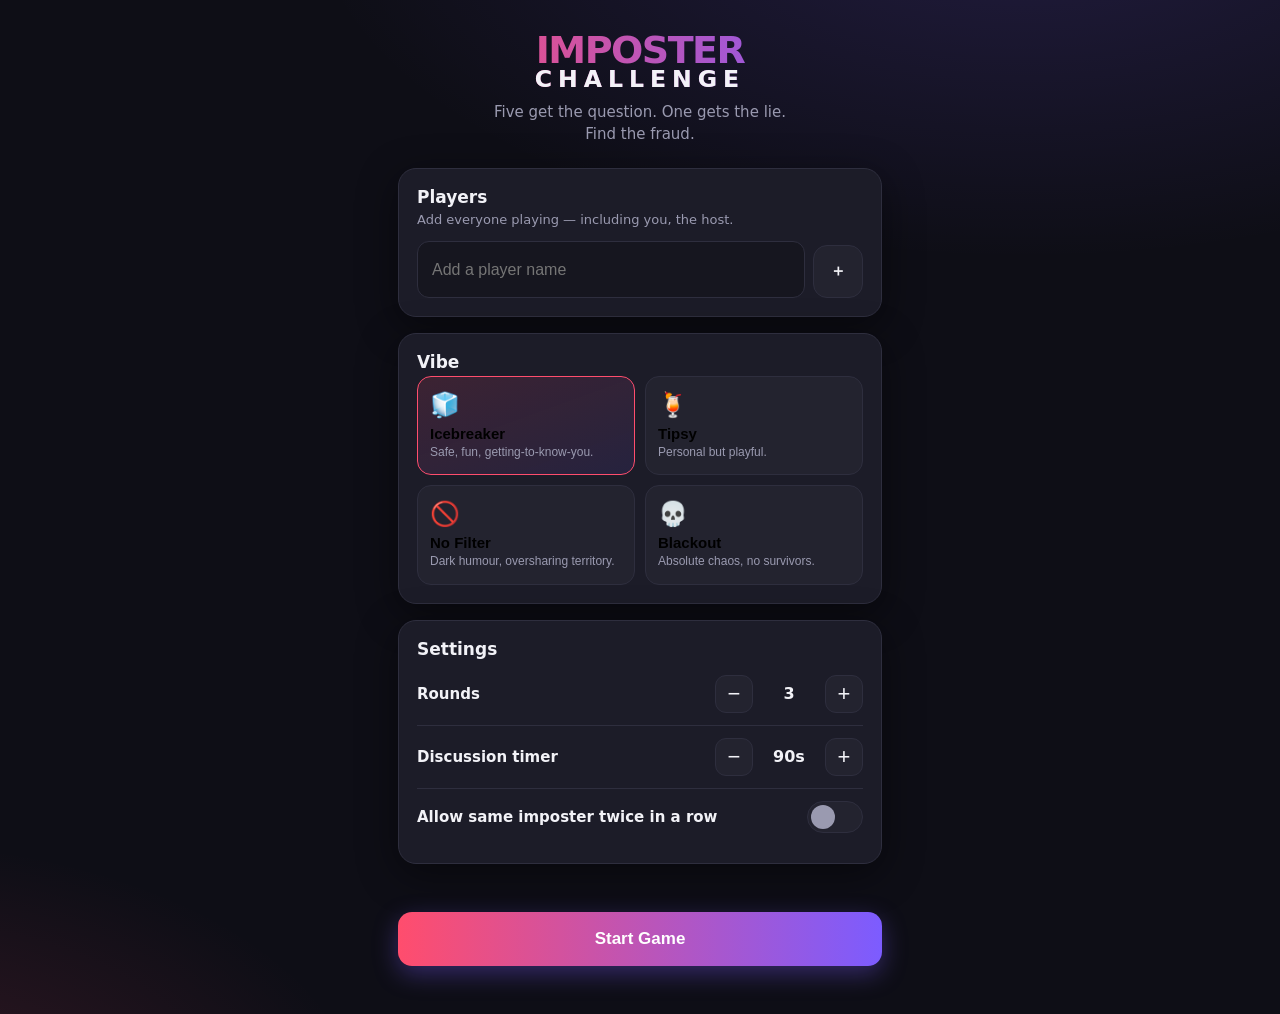
<file: index.html>
<!DOCTYPE html>
<html lang="en">
<head>
  <meta charset="UTF-8" />
  <meta name="viewport" content="width=device-width, initial-scale=1.0, maximum-scale=1.0, user-scalable=no" />
  <meta name="theme-color" content="#0e0e16" />
  <title>Imposter Challenge</title>
  <link rel="stylesheet" href="style.css" />
</head>
<body>
  <!-- Screens live in screens/*.html and are loaded on demand by app.js -->
  <main id="app"></main>
  <div class="toast" id="toast" hidden></div>
  <script src="app.js"></script>
</body>
</html>
</file>
<file: style.css>
:root {
  --bg: #0e0e16;
  --bg-2: #16161f;
  --card: #1c1c28;
  --card-2: #23232f;
  --line: #2e2e3e;
  --text: #f2f2f7;
  --muted: #9a9ab0;
  --accent: #ff4d6d;
  --accent-2: #7c5cff;
  --good: #2ee6a0;
  --bad: #ff5470;
  --warn: #ffce4a;
  --radius: 18px;
  --shadow: 0 10px 40px rgba(0, 0, 0, 0.45);
}

* { box-sizing: border-box; -webkit-tap-highlight-color: transparent; }

html, body {
  margin: 0;
  padding: 0;
  background: var(--bg);
  color: var(--text);
  font-family: -apple-system, BlinkMacSystemFont, "Segoe UI", system-ui, sans-serif;
  -webkit-font-smoothing: antialiased;
}

body {
  background:
    radial-gradient(1200px 600px at 80% -10%, rgba(124, 92, 255, 0.18), transparent 60%),
    radial-gradient(900px 500px at -10% 110%, rgba(255, 77, 109, 0.16), transparent 55%),
    var(--bg);
  min-height: 100dvh;
}

#app {
  max-width: 520px;
  margin: 0 auto;
  padding: 22px 18px 48px;
}

.screen { animation: fade 0.35s ease; }
.screen-center { display: flex; flex-direction: column; align-items: stretch; min-height: 80dvh; justify-content: center; }
@keyframes fade { from { opacity: 0; transform: translateY(8px); } to { opacity: 1; transform: none; } }

/* ---- Hero / headers ---- */
.hero { text-align: center; margin: 10px 0 22px; }
.hero-sm { margin: 6px 0 18px; }
.logo {
  font-size: 38px;
  font-weight: 900;
  letter-spacing: -1.5px;
  line-height: 0.95;
  margin: 0;
  background: linear-gradient(90deg, var(--accent), var(--accent-2));
  -webkit-background-clip: text;
  background-clip: text;
  color: transparent;
}
.logo-sm { font-size: 26px; }
.logo-accent { display: block; color: var(--text); -webkit-text-fill-color: var(--text); background: none; font-size: 0.62em; letter-spacing: 6px; }
.tagline { color: var(--muted); margin: 12px auto 0; font-size: 15px; max-width: 34ch; line-height: 1.45; }

/* ---- Cards ---- */
.card {
  background: var(--card);
  border: 1px solid var(--line);
  border-radius: var(--radius);
  padding: 18px;
  margin-bottom: 16px;
  box-shadow: var(--shadow);
}
.card-title { margin: 0 0 4px; font-size: 17px; font-weight: 700; }
.hint { color: var(--muted); font-size: 13px; margin: 0 0 12px; line-height: 1.4; }
.hint-inline { margin: 2px 0 0; }
.footnote { text-align: center; color: var(--muted); font-size: 12px; margin-top: 16px; opacity: 0.7; }

/* ---- Players ---- */
.player-list { display: flex; flex-direction: column; gap: 8px; margin-bottom: 12px; }
.player-list:empty { margin-bottom: 0; }
.player-chip {
  display: flex; align-items: center; justify-content: space-between;
  background: var(--card-2); border: 1px solid var(--line);
  border-radius: 12px; padding: 11px 14px; font-weight: 600; animation: fade 0.2s ease;
}
.player-chip .x { color: var(--muted); font-size: 20px; line-height: 1; cursor: pointer; padding: 0 4px; background: none; border: none; }
.player-chip .x:active { color: var(--bad); }
.add-row { display: flex; gap: 8px; }
input[type="text"] {
  flex: 1; background: var(--bg-2); border: 1px solid var(--line); color: var(--text);
  border-radius: 12px; padding: 13px 14px; font-size: 16px; outline: none;
}
input[type="text"]:focus { border-color: var(--accent-2); }
.btn-add { width: 50px; flex: 0 0 50px; font-size: 22px; padding: 0; }

/* ---- Vibe ---- */
.vibe-grid { display: grid; grid-template-columns: 1fr 1fr; gap: 10px; }
.vibe {
  background: var(--card-2); border: 1.5px solid var(--line); border-radius: 14px;
  padding: 14px 12px; cursor: pointer; text-align: left; transition: border-color 0.15s, transform 0.1s;
}
.vibe:active { transform: scale(0.98); }
.vibe.sel { border-color: var(--accent); background: linear-gradient(160deg, rgba(255,77,109,0.14), rgba(124,92,255,0.10)); }
.vibe .v-emoji { font-size: 24px; }
.vibe .v-label { font-weight: 800; margin: 6px 0 2px; font-size: 15px; }
.vibe .v-blurb { color: var(--muted); font-size: 12px; line-height: 1.35; }

/* ---- Settings ---- */
.setting-row { display: flex; align-items: center; justify-content: space-between; padding: 12px 0; border-bottom: 1px solid var(--line); }
.setting-row:last-child { border-bottom: none; }
.setting-row label { font-weight: 600; font-size: 15px; }
.toggle-row { align-items: center; }
.stepper { display: flex; align-items: center; gap: 14px; }
.stepper span { min-width: 44px; text-align: center; font-weight: 700; font-variant-numeric: tabular-nums; }
.step {
  width: 38px; height: 38px; border-radius: 11px; border: 1px solid var(--line);
  background: var(--card-2); color: var(--text); font-size: 22px; cursor: pointer; line-height: 1;
}
.step:active { background: var(--accent-2); }
.toggle {
  width: 56px; height: 32px; border-radius: 999px; border: 1px solid var(--line);
  background: var(--card-2); position: relative; cursor: pointer; transition: background 0.18s;
  flex: 0 0 56px;
}
.toggle .knob { position: absolute; top: 3px; left: 3px; width: 24px; height: 24px; border-radius: 50%; background: var(--muted); transition: transform 0.18s, background 0.18s; }
.toggle[aria-pressed="true"] { background: var(--accent); }
.toggle[aria-pressed="true"] .knob { transform: translateX(24px); background: #fff; }

/* ---- Buttons ---- */
.btn {
  width: 100%; border: none; border-radius: 14px; padding: 15px; font-size: 16px; font-weight: 700;
  cursor: pointer; color: var(--text); margin-top: 4px; transition: transform 0.1s, filter 0.15s;
}
.btn:active { transform: scale(0.985); }
.btn-primary { background: linear-gradient(90deg, var(--accent), var(--accent-2)); color: #fff; box-shadow: 0 8px 24px rgba(124,92,255,0.35); }
.btn-primary:active { filter: brightness(1.05); }
.btn-ghost { background: var(--card-2); border: 1px solid var(--line); color: var(--text); }
.btn-big { padding: 17px; font-size: 17px; margin-top: 14px; }
.error-msg { color: var(--bad); text-align: center; font-size: 14px; min-height: 18px; margin: 8px 0 0; }

/* ---- Links list ---- */
.links-list { display: flex; flex-direction: column; gap: 10px; margin-bottom: 8px; }
.link-item {
  background: var(--card); border: 1px solid var(--line); border-radius: 14px; padding: 14px;
}
.link-item .li-head { display: flex; align-items: center; justify-content: space-between; margin-bottom: 8px; }
.link-item .li-name { font-weight: 800; font-size: 16px; }
.link-item .li-url { font-size: 12px; color: var(--muted); word-break: break-all; background: var(--bg-2); padding: 8px 10px; border-radius: 9px; line-height: 1.4; }
.li-actions { display: flex; gap: 8px; margin-top: 10px; }
.li-actions .btn { margin-top: 0; padding: 11px; font-size: 14px; }
.btn-copy.copied { background: var(--good); color: #06281c; }

/* ---- Timer ---- */
.timer-ring {
  width: 220px; height: 220px; border-radius: 50%; margin: 8px auto 18px;
  display: flex; align-items: center; justify-content: center;
  background:
    radial-gradient(closest-side, var(--bg) 79%, transparent 80%),
    conic-gradient(var(--accent) var(--pct, 100%), var(--line) 0);
  transition: background 0.3s linear;
}
.timer-ring.low { --ringcol: var(--bad); }
.timer-num { font-size: 64px; font-weight: 900; font-variant-numeric: tabular-nums; }
.timer-controls { display: flex; gap: 10px; margin-bottom: 6px; }
.timer-controls .btn { margin-top: 0; }
@keyframes pulse { 0%,100% { transform: scale(1); } 50% { transform: scale(1.04); } }
.timer-ring.pulsing { animation: pulse 1s ease-in-out infinite; }

/* ---- Voting ---- */
.vote-list { display: flex; flex-direction: column; gap: 10px; margin-bottom: 6px; }
.vote-opt {
  display: flex; align-items: center; justify-content: space-between;
  background: var(--card); border: 1.5px solid var(--line); border-radius: 14px;
  padding: 16px 18px; font-weight: 700; font-size: 16px; cursor: pointer; transition: border-color 0.15s, transform 0.1s;
  color: var(--text); text-align: left; width: 100%; font-family: inherit;
}
.vote-opt:active { transform: scale(0.99); }
.vote-opt.sel { border-color: var(--accent); background: linear-gradient(160deg, rgba(255,77,109,0.16), transparent); }
.vote-opt .tick { opacity: 0; color: var(--accent); font-size: 20px; }
.vote-opt.sel .tick { opacity: 1; }

/* ---- Reveal ---- */
.reveal-verdict { text-align: center; font-size: 26px; font-weight: 900; margin-bottom: 14px; letter-spacing: -0.5px; }
.reveal-verdict.caught { color: var(--good); }
.reveal-verdict.escaped { color: var(--bad); }
.reveal-card { text-align: center; }
.reveal-line { color: var(--muted); font-size: 13px; margin: 6px 0 2px; text-transform: uppercase; letter-spacing: 1px; }
.reveal-name { font-size: 30px; margin: 0 0 6px; font-weight: 900; background: linear-gradient(90deg, var(--accent), var(--accent-2)); -webkit-background-clip: text; background-clip: text; color: transparent; }
.reveal-voted { font-size: 20px; margin: 0; font-weight: 700; }
.reveal-hr { border: none; border-top: 1px solid var(--line); margin: 16px 0; }
.qrow { text-align: left; margin-bottom: 12px; }
.qrow:last-child { margin-bottom: 0; }
.qtag { display: inline-block; font-size: 11px; font-weight: 800; padding: 3px 9px; border-radius: 999px; margin-bottom: 6px; letter-spacing: 0.5px; }
.qtag-real { background: rgba(46,230,160,0.16); color: var(--good); }
.qtag-imp { background: rgba(255,84,112,0.16); color: var(--bad); }
.qrow p { margin: 0; font-size: 15px; line-height: 1.4; }

/* ---- Scoreboard ---- */
.scoreboard { margin-top: 16px; display: flex; flex-direction: column; gap: 7px; }
.score-row { display: flex; align-items: center; justify-content: space-between; background: var(--card); border: 1px solid var(--line); border-radius: 11px; padding: 11px 15px; }
.score-row .s-name { font-weight: 600; }
.score-row .s-pts { font-weight: 800; font-variant-numeric: tabular-nums; color: var(--warn); }
.score-row.lead { border-color: var(--warn); }
.scoreboard-final .score-row { padding: 13px 16px; }

/* ---- Podium ---- */
.podium { display: flex; align-items: flex-end; justify-content: center; gap: 10px; margin: 10px 0 18px; }
.pod { background: var(--card); border: 1px solid var(--line); border-radius: 14px 14px 0 0; padding: 12px 8px; text-align: center; flex: 1; max-width: 120px; }
.pod .p-medal { font-size: 26px; }
.pod .p-name { font-weight: 800; font-size: 14px; margin: 6px 0 2px; word-break: break-word; }
.pod .p-pts { color: var(--warn); font-weight: 800; font-size: 13px; }
.pod-1 { padding-bottom: 34px; border-color: var(--warn); }
.pod-2 { padding-bottom: 20px; }
.pod-3 { padding-bottom: 10px; }

/* ---- Player view ---- */
.player-screen { min-height: 92dvh; }
.player-card {
  background: linear-gradient(165deg, var(--card), var(--bg-2));
  border: 1px solid var(--line); border-radius: 24px; padding: 34px 24px; text-align: center;
  box-shadow: var(--shadow); animation: fade 0.4s ease;
}
.player-hello { color: var(--muted); font-size: 16px; margin: 0; letter-spacing: 1px; text-transform: uppercase; }
.player-name { font-size: 34px; margin: 4px 0 0; font-weight: 900; background: linear-gradient(90deg, var(--accent), var(--accent-2)); -webkit-background-clip: text; background-clip: text; color: transparent; }
.player-round { color: var(--muted); margin: 8px 0 24px; font-weight: 600; }
.player-q-wrap { background: var(--bg-2); border: 1px solid var(--line); border-radius: 18px; padding: 22px 18px; margin-bottom: 22px; }
.player-q-label { font-size: 12px; color: var(--muted); text-transform: uppercase; letter-spacing: 2px; margin: 0 0 12px; }
.player-q { font-size: 22px; font-weight: 700; line-height: 1.35; margin: 0; }
.player-foot { color: var(--muted); font-size: 13px; margin: 0; }

/* ---- Toast ---- */
.toast {
  position: fixed; left: 50%; bottom: 28px; transform: translateX(-50%) translateY(20px);
  background: var(--text); color: var(--bg); padding: 12px 20px; border-radius: 999px;
  font-weight: 700; font-size: 14px; box-shadow: var(--shadow); opacity: 0; transition: opacity 0.2s, transform 0.2s; z-index: 50;
}
.toast.show { opacity: 1; transform: translateX(-50%) translateY(0); }

@media (max-width: 360px) {
  .logo { font-size: 32px; }
  .vibe-grid { grid-template-columns: 1fr; }
}
</file>
